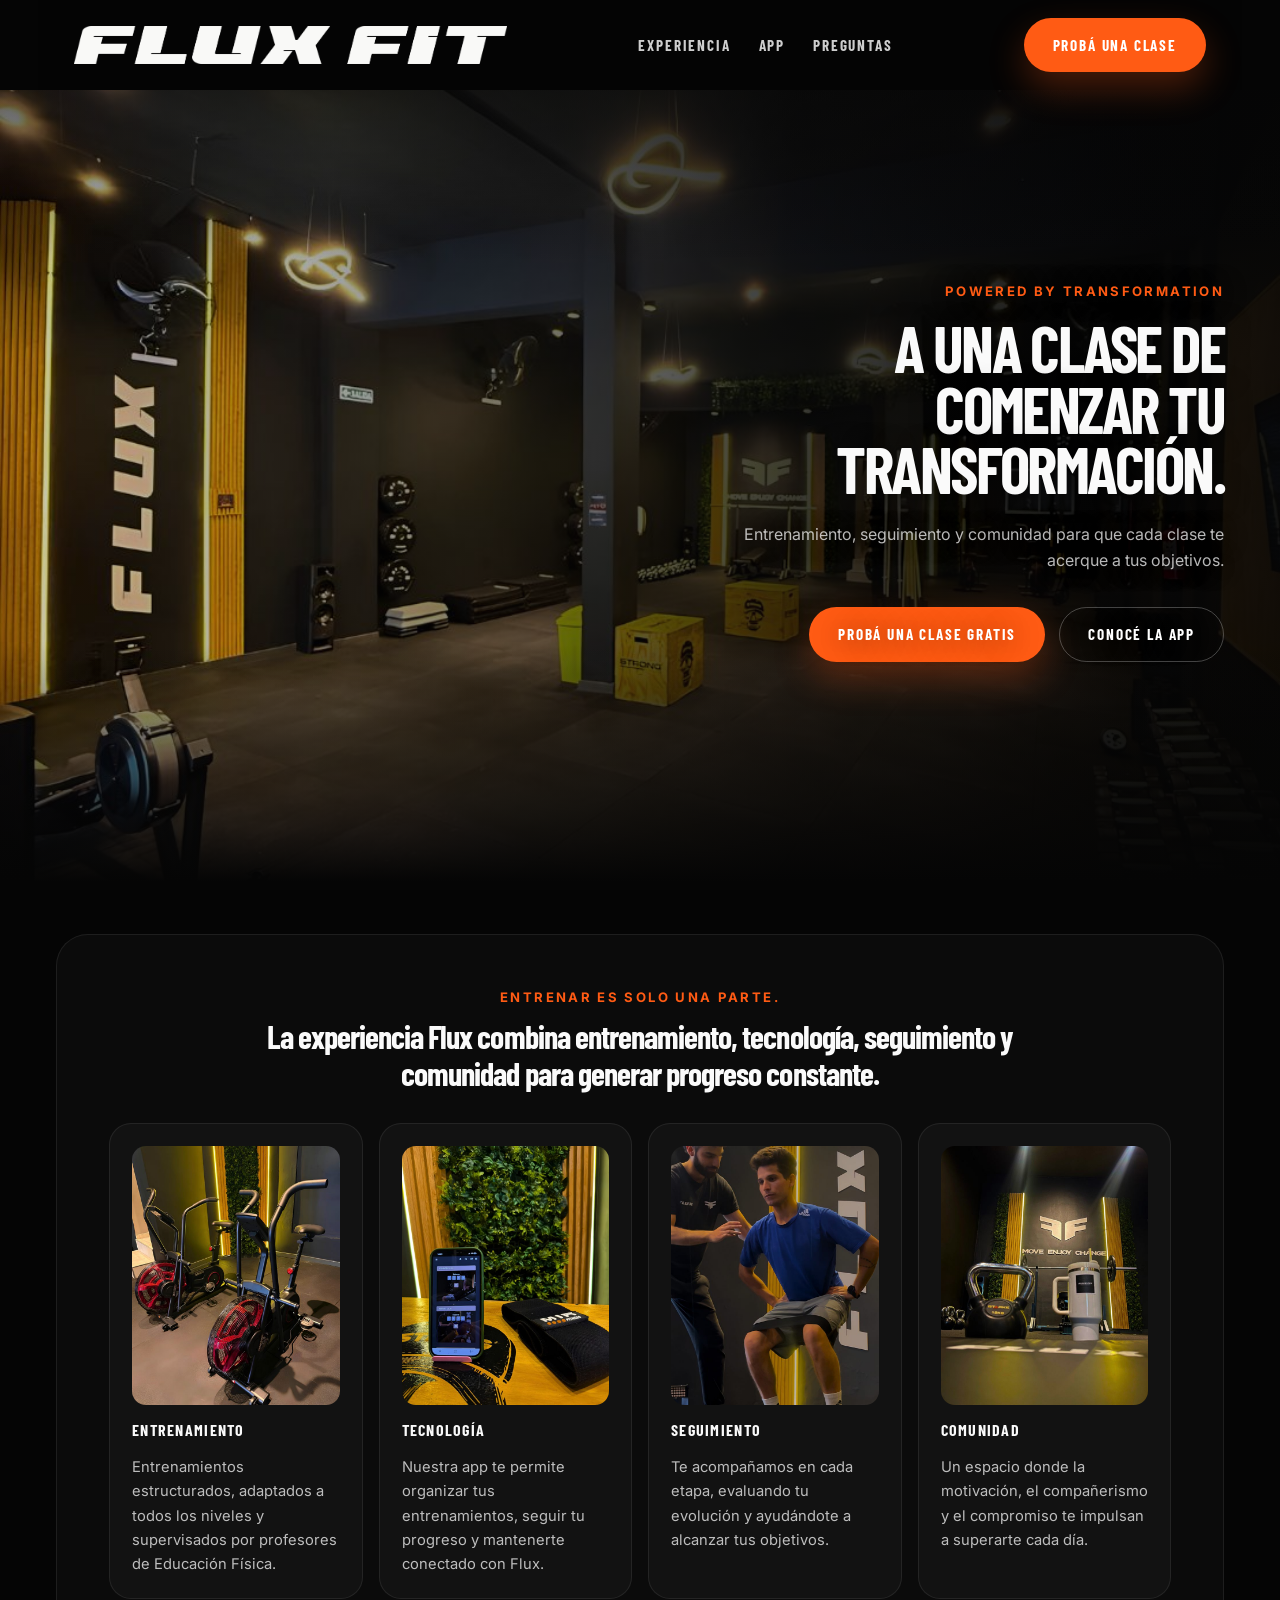
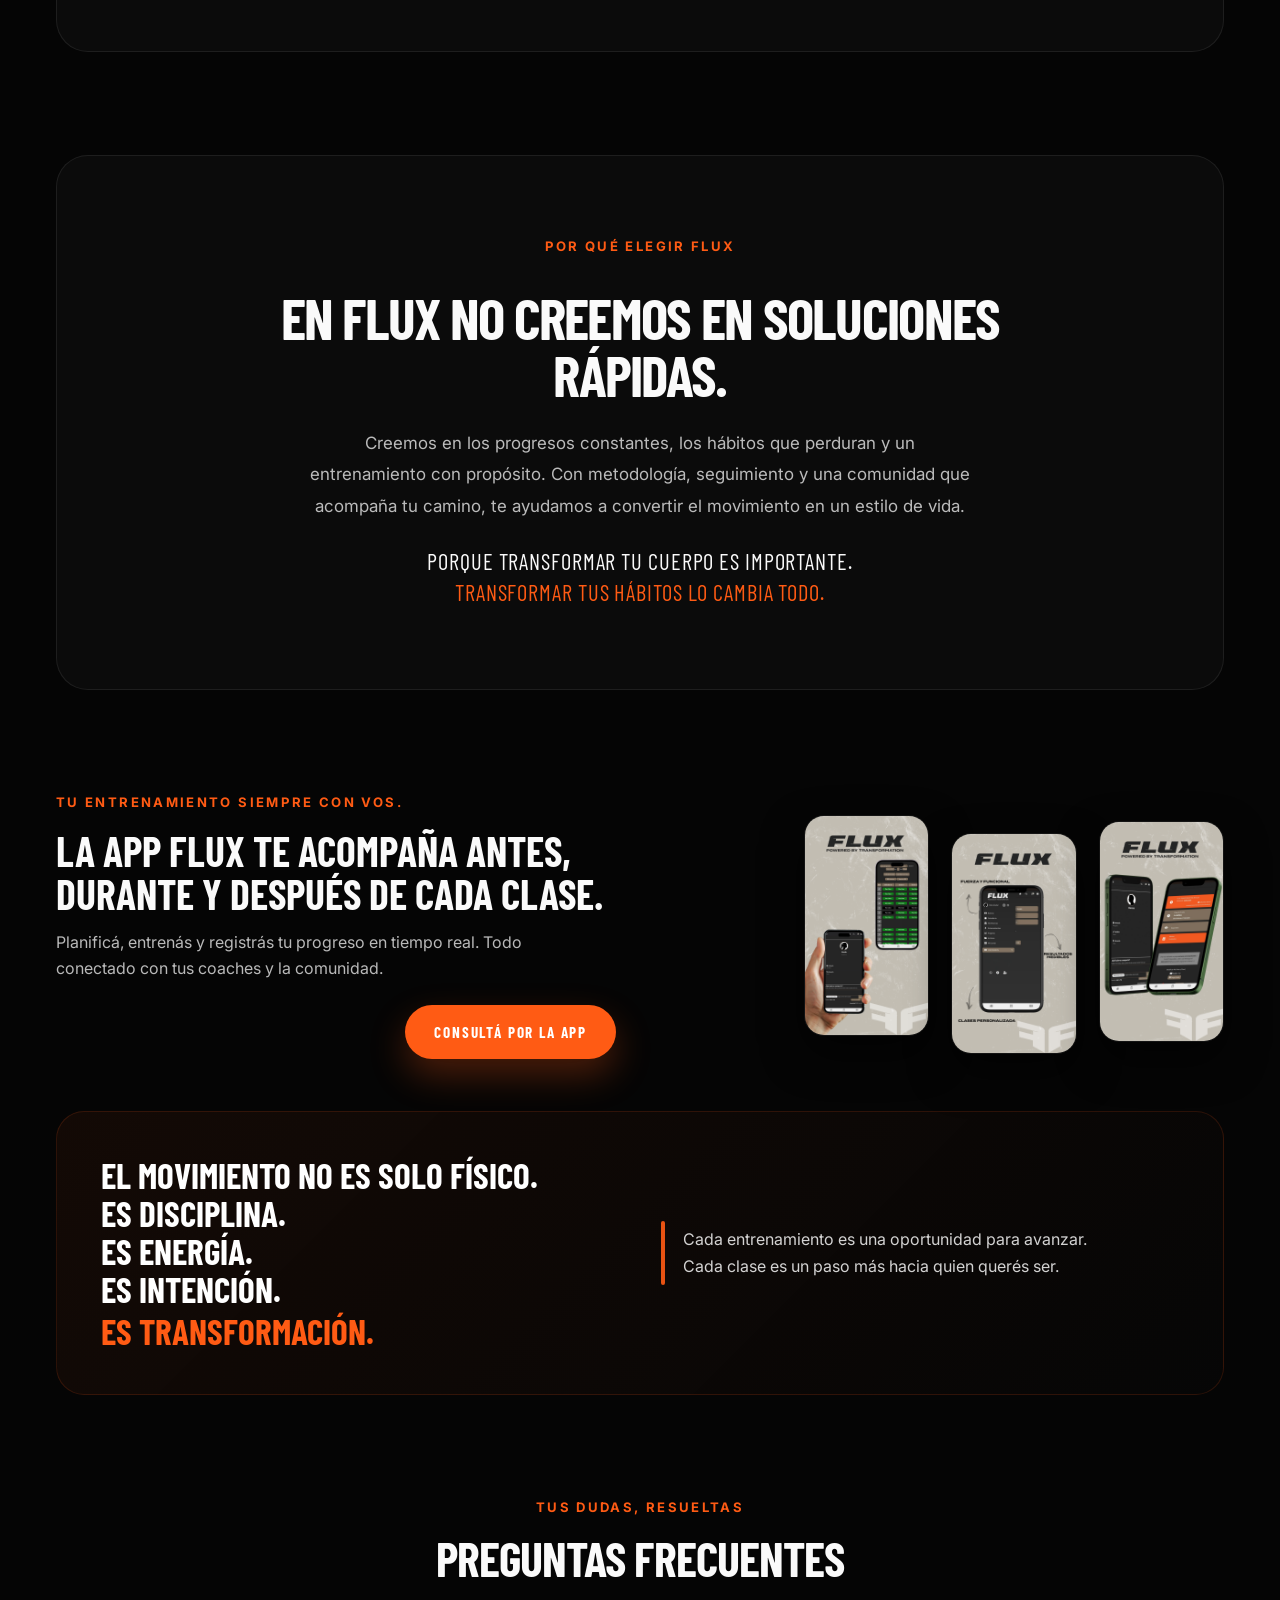
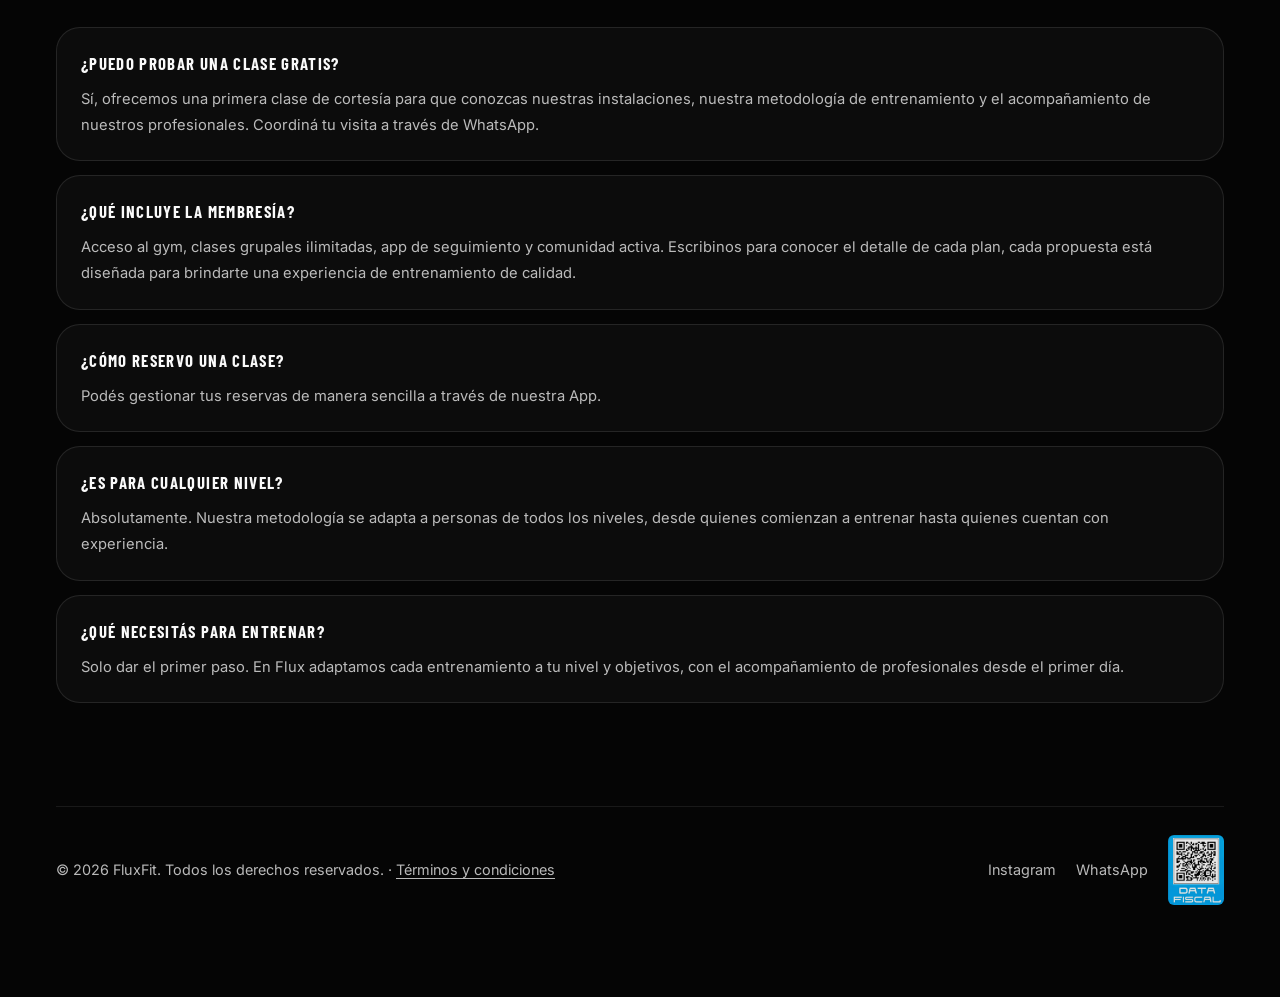
<file: index.html>
<!DOCTYPE html>
<html lang="es">
<head>
  <!-- Google tag (gtag.js) -->
  <script async src="https://www.googletagmanager.com/gtag/js?id=G-Q96D5796WY"></script>
  <script>
    window.dataLayer = window.dataLayer || [];
    function gtag(){dataLayer.push(arguments);}
    gtag('js', new Date());
    gtag('config', 'G-Q96D5796WY');
  </script>
  <meta charset="UTF-8">
  <meta name="viewport" content="width=device-width, initial-scale=1.0">
  <meta name="description" content="FluxFit – Entrenamiento grupal, tecnología y comunidad para transformar tu cuerpo. Probá tu primera clase gratis en Buenos Aires.">
  <title>FluxFit | Transformación</title>
  <link rel="icon" type="image/png" sizes="48x48" href="favicon-48.png">
  <link rel="icon" type="image/png" sizes="192x192" href="favicon-192.png">
  <link rel="icon" type="image/svg+xml" href="favicon.svg">
  <link rel="apple-touch-icon" href="apple-touch-icon.png">
  <link rel="preconnect" href="https://fonts.googleapis.com">
  <link rel="preconnect" href="https://fonts.gstatic.com" crossorigin>
  <link href="https://fonts.googleapis.com/css2?family=Barlow+Condensed:wght@600;700;800&family=Inter:wght@400;500;600;700&display=swap" rel="stylesheet">
  <style>
    :root {
      --bg: #070707;
      --surface: rgba(255,255,255,0.08);
      --text: #fafafa;
      --muted: rgba(255,255,255,0.72);
      --accent: #ff5b14;
      --accent-dark: #d9450f;
      --border: rgba(255,255,255,0.12);
      --shadow: 0 28px 80px rgba(0,0,0,0.45);
      --section-space: clamp(56px, 8vw, 110px);
      --section-space-tight: clamp(28px, 4vw, 52px);
    }

    * { box-sizing: border-box; }
    html { min-height: 100%; scroll-behavior: smooth; scroll-padding-top: 120px; background: #050505; }

    body {
      margin: 0;
      min-height: 100vh;
      font-family: 'Inter', sans-serif;
      color: var(--text);
      overflow-x: hidden;
      background: #050505;
      line-height: 1.6;
    }

    a { color: inherit; text-decoration: none; }
    img { max-width: 100%; display: block; }

    .page {
      width: min(1240px, 100%);
      margin: 0 auto;
      padding: 0 clamp(18px, 4vw, 36px) 72px;
    }

    /* ── HEADER ── */
    header {
      display: flex;
      align-items: center;
      justify-content: space-between;
      gap: 18px;
      position: sticky;
      top: 0;
      z-index: 100;
      background: rgba(5,5,5,0.9);
      backdrop-filter: blur(14px);
      margin: 0 clamp(-18px,-4vw,-36px);
      padding: 18px clamp(18px,4vw,36px);
    }

    .logo-link { display: flex; align-items: center; height: 38px; flex-shrink: 0; }
    .logo-img  { height: 38px; width: auto; display: block; }

    .nav { display: flex; gap: 28px; align-items: center; }

    .nav a {
      font-family: 'Barlow Condensed', sans-serif;
      font-size: 0.95rem;
      font-weight: 700;
      text-transform: uppercase;
      letter-spacing: 0.12em;
      color: var(--text);
      opacity: 0.82;
      transition: opacity 0.2s, color 0.2s;
      white-space: nowrap;
    }

    .nav a:hover { opacity: 1; color: var(--accent); }

    /* ── BUTTONS ── */
    .btn-primary {
      display: inline-flex;
      align-items: center;
      justify-content: center;
      padding: 14px 28px;
      border-radius: 999px;
      background: var(--accent);
      color: #fff;
      font-family: 'Barlow Condensed', sans-serif;
      font-size: 0.95rem;
      letter-spacing: 0.12em;
      text-transform: uppercase;
      font-weight: 700;
      box-shadow: 0 16px 36px rgba(255,91,20,0.28);
      border: 1px solid transparent;
      transition: transform 0.25s, background 0.25s;
      white-space: nowrap;
    }

    .btn-primary:hover { transform: translateY(-2px); background: var(--accent-dark); }

    .btn-outline {
      display: inline-flex;
      align-items: center;
      justify-content: center;
      padding: 14px 28px;
      border-radius: 999px;
      background: transparent;
      color: #fff;
      font-family: 'Barlow Condensed', sans-serif;
      font-size: 0.95rem;
      letter-spacing: 0.12em;
      text-transform: uppercase;
      font-weight: 700;
      border: 1px solid rgba(255,255,255,0.25);
      transition: transform 0.25s, border-color 0.25s, background 0.25s;
      white-space: nowrap;
    }

    .btn-outline:hover { transform: translateY(-2px); border-color: rgba(255,255,255,0.5); background: rgba(255,255,255,0.06); }

    /* ── EYEBROW ── */
    .eyebrow {
      margin: 0 0 16px;
      color: var(--accent);
      text-transform: uppercase;
      font-weight: 700;
      letter-spacing: 0.18em;
      font-size: 0.82rem;
    }

    /* ── HERO ── */
    .hero {
      --gutter: clamp(18px, 4vw, 36px);
      position: relative;
      display: flex;
      align-items: center;
      justify-content: flex-end;
      text-align: right;
      min-height: 88vh;
      margin: 0 calc(50% - 50vw) var(--section-space-tight);
      padding: 80px max(var(--gutter), calc((100vw - 1240px) / 2 + var(--gutter))) 110px;
      background:
        linear-gradient(180deg, rgba(5,5,5,0.55) 0%, rgba(5,5,5,0) 22%, rgba(5,5,5,0) 70%, #050505 100%),
        linear-gradient(270deg, rgba(5,5,5,0.94) 0%, rgba(5,5,5,0.78) 38%, rgba(5,5,5,0.35) 75%, rgba(5,5,5,0.2) 100%),
        url('img/flux.jpg') center 42% / cover no-repeat;
    }

    .hero-copy { max-width: 560px; position: relative; text-shadow: 0 2px 24px rgba(0,0,0,0.5); }

    .hero-title {
      margin: 0;
      font-family: 'Barlow Condensed', sans-serif;
      font-size: clamp(2.8rem, 5vw, 5.4rem);
      line-height: 0.95;
      letter-spacing: -0.04em;
      text-transform: uppercase;
    }

    .hero-text {
      margin: 22px 0 0;
      color: var(--muted);
      font-size: 1rem;
      max-width: 480px;
      margin-left: auto;
    }

    .hero-buttons {
      margin-top: 34px;
      display: flex;
      justify-content: flex-end;
      flex-wrap: wrap;
      gap: 14px;
    }

    /* ── FEATURES ── */
    .section-light {
      background: rgba(15,15,15,0.72);
      border-radius: 32px;
      border: 1px solid rgba(255,255,255,0.08);
      padding: clamp(28px, 5vw, 52px);
      margin-bottom: var(--section-space);
    }

    .features {
      display: grid;
      grid-template-columns: repeat(4, minmax(0, 1fr));
      gap: 16px;
      margin-top: 30px;
    }

    .feature {
      display: flex;
      flex-direction: column;
      gap: 12px;
      background: rgba(255,255,255,0.03);
      border: 1px solid rgba(255,255,255,0.08);
      border-radius: 22px;
      padding: 22px;
    }

    .feature-img {
      width: 100%;
      aspect-ratio: 4 / 5;
      height: auto;
      object-fit: cover;
      border-radius: 14px;
      display: block;
    }

    .feature-title {
      margin: 0;
      font-size: 1rem;
      text-transform: uppercase;
      font-family: 'Barlow Condensed', sans-serif;
      letter-spacing: 0.08em;
    }

    .feature-copy {
      margin: 0;
      color: var(--muted);
      font-size: 0.92rem;
      line-height: 1.65;
    }

    /* ── WHY FLUX ── */
    .why-section {
      margin-bottom: var(--section-space);
      border-radius: 32px;
      border: 1px solid rgba(255,255,255,0.08);
      background: rgba(15,15,15,0.72);
      padding: clamp(44px, 7vw, 80px) clamp(28px, 7vw, 88px);
      text-align: center;
      display: flex;
      flex-direction: column;
      align-items: center;
      gap: 24px;
    }

    .why-title {
      margin: 8px 0 0;
      font-family: 'Barlow Condensed', sans-serif;
      font-size: clamp(2.2rem, 4.5vw, 3.6rem);
      line-height: 1;
      text-transform: uppercase;
      letter-spacing: -0.03em;
      max-width: 800px;
    }

    .why-close {
      margin: 0;
      font-family: 'Barlow Condensed', sans-serif;
      font-size: clamp(1.1rem, 2vw, 1.4rem);
      text-transform: uppercase;
      letter-spacing: 0.04em;
      line-height: 1.4;
    }

    .why-close .accent { color: var(--accent); }

    .why-body {
      max-width: 660px;
      color: var(--muted);
      font-size: clamp(0.98rem, 1.6vw, 1.06rem);
      line-height: 1.85;
      margin: 0;
    }

    /* ── APP SECTION ── */
    #app {
      display: grid;
      gap: var(--section-space-tight);
      margin-bottom: var(--section-space);
    }

    .app-hero {
      display: grid;
      grid-template-columns: minmax(0, 1fr) minmax(340px, 0.92fr);
      gap: clamp(32px, 6vw, 86px);
      align-items: center;
    }

    .app-hero-copy { max-width: 560px; }

    .app-hero-title {
      margin: 8px 0 0;
      font-family: 'Barlow Condensed', sans-serif;
      font-size: clamp(1.6rem, 3.5vw, 2.6rem);
      line-height: 1.02;
      text-transform: uppercase;
    }

    .app-hero-text {
      color: var(--muted);
      margin-top: 16px;
      max-width: 480px;
    }

    .app-phones { display: flex; justify-content: flex-end; }

    .phones-grid {
      display: grid;
      grid-template-columns: repeat(3, minmax(80px, 1fr));
      gap: clamp(12px, 2vw, 22px);
      align-items: center;
      width: min(420px, 100%);
    }

    .phones-grid img {
      width: 100%;
      border-radius: 20px;
      box-shadow: 0 18px 40px rgba(0,0,0,0.6);
      border: 1px solid rgba(255,255,255,0.06);
      transition: transform 0.28s ease;
    }

    .phones-grid img:nth-child(2) { transform: translateY(18px); }
    .phones-grid img:nth-child(3) { transform: translateY(6px); }
    .phones-grid img:hover { transform: translateY(-8px) scale(1.02) !important; }

    .app-quote {
      display: grid;
      grid-template-columns: 1fr 1fr;
      gap: clamp(22px, 4vw, 42px);
      border-radius: 28px;
      padding: clamp(28px, 4vw, 44px);
      border: 1px solid rgba(255,91,20,0.15);
      background: linear-gradient(135deg, rgba(255,91,20,0.06) 0%, rgba(7,7,7,0.6) 100%);
    }

    .app-quote h3 {
      margin: 0;
      font-family: 'Barlow Condensed', sans-serif;
      font-size: clamp(1.4rem, 2.8vw, 2.2rem);
      line-height: 1.08;
      color: #fff;
    }

    .app-quote .orange { color: var(--accent); display: block; margin-top: 4px; }
    .app-quote p { margin: 0; color: var(--muted); align-self: center; }

    /* ── FAQ ── */
    .faq-section {
      margin-bottom: var(--section-space);
    }

    .section-header {
      text-align: center;
      margin-bottom: 44px;
    }

    .section-header .section-title {
      margin: 8px 0 0;
      font-family: 'Barlow Condensed', sans-serif;
      font-size: clamp(2rem, 4vw, 3rem);
      line-height: 1.02;
      text-transform: uppercase;
      letter-spacing: -0.02em;
    }

    .faq { display: grid; gap: 14px; }

    .faq-item {
      background: rgba(255,255,255,0.03);
      border: 1px solid rgba(255,255,255,0.1);
      border-radius: 24px;
      padding: 22px 24px;
    }

    .faq-question {
      margin: 0 0 10px;
      font-family: 'Barlow Condensed', sans-serif;
      font-size: 1.05rem;
      text-transform: uppercase;
      letter-spacing: 0.08em;
    }

    .faq-answer {
      margin: 0;
      color: var(--muted);
      font-size: 0.92rem;
      line-height: 1.75;
    }

    /* ── FOOTER ── */
    footer {
      display: flex;
      justify-content: space-between;
      align-items: center;
      flex-wrap: wrap;
      gap: 18px;
      padding: 28px 0 20px;
      border-top: 1px solid rgba(255,255,255,0.08);
      color: var(--muted);
      font-size: 0.9rem;
    }

    .footer-social { display: flex; gap: 20px; align-items: center; }

    .footer-social a {
      color: var(--muted);
      font-size: 0.9rem;
      transition: color 0.2s;
    }

    .footer-social a:hover { color: var(--accent); }

    .footer-fiscal img { width: 56px; height: auto; border-radius: 6px; opacity: 0.9; transition: opacity 0.2s; }
    .footer-fiscal img:hover { opacity: 1; }

    .footer-terms { text-decoration: underline; text-underline-offset: 3px; transition: color 0.2s; }
    .footer-terms:hover { color: var(--accent); }

    /* ── BANNER QUOTE ── */
    .banner-quote {
      position: relative;
      color: #fff;
      overflow: hidden;
    }

    .banner-left, .banner-right { position: relative; z-index: 2; }

    .banner-right {
      display: flex;
      align-items: center;
      justify-content: flex-start;
      gap: 18px;
    }

    .banner-right::before {
      content: '';
      width: 4px;
      min-height: 64px;
      background: var(--accent);
      border-radius: 2px;
      display: block;
      flex-shrink: 0;
      opacity: 0.9;
    }

    .banner-right p { margin: 0; color: rgba(255,255,255,0.82); line-height: 1.7; }

    /* ── RESPONSIVE ── */
    @media (max-width: 1060px) {
      .hero {
        min-height: 80vh;
        padding-top: 56px;
        align-items: flex-end;
        background:
          linear-gradient(180deg, rgba(5,5,5,0.45) 0%, rgba(5,5,5,0.55) 45%, rgba(5,5,5,0.9) 80%, #050505 100%),
          url('img/flux.jpg') center 40% / cover no-repeat;
      }
      .hero-copy { max-width: none; }
      .app-hero { grid-template-columns: 1fr; }
      .app-hero-copy { max-width: none; }
      .app-phones { justify-content: flex-start; margin-top: 8px; }
      .phones-grid { width: min(480px, 100%); }
      .app-quote { grid-template-columns: 1fr; }
      .banner-right { justify-content: flex-start; }
    }

    @media (max-width: 760px) {
      header { flex-wrap: nowrap; gap: 14px; }
      header .btn-primary { display: none; }

      .nav {
        gap: 16px;
        overflow-x: auto;
        -webkit-overflow-scrolling: touch;
        scrollbar-width: none;
      }
      .nav::-webkit-scrollbar { display: none; }
      .nav a { font-size: 0.85rem; }

      .hero { padding-top: 40px; padding-bottom: 56px; }
      .hero-title { font-size: clamp(2.6rem, 9vw, 3.8rem); }
      .hero-buttons { flex-direction: column; align-items: flex-start; }
      .hero-buttons .btn-primary,
      .hero-buttons .btn-outline { width: 100%; justify-content: center; }

      .features { grid-template-columns: 1fr 1fr; gap: 12px; }
      .section-light { border-radius: 22px; }

      .why-section { border-radius: 22px; padding: clamp(32px, 6vw, 52px) clamp(20px, 5vw, 36px); }

      .phones-grid { grid-template-columns: repeat(3, 1fr); width: 100%; }
      .phones-grid img:nth-child(2),
      .phones-grid img:nth-child(3) { transform: translateY(0); }

      .app-quote { border-radius: 22px; }
      .banner-right::before { display: none; }

      .faq-section { margin-bottom: 56px; }

      footer { flex-direction: column; align-items: flex-start; gap: 14px; }
      .page { padding-bottom: 40px; }
    }

    @media (max-width: 420px) {
      .features { grid-template-columns: 1fr; }
    }
  </style>
</head>
<body>
  <div class="page">

    <header>
      <a href="#hero" class="logo-link">
        <img src="FluxFit_logo.png" alt="FluxFit logo" class="logo-img">
      </a>
      <nav class="nav">
        <a href="#hero">Experiencia</a>
        <a href="#app">App</a>
        <a href="#faq">Preguntas</a>
      </nav>
      <a class="btn-primary" href="https://wa.me/5491136727717?text=Hola%2C%20vi%20la%20web%20de%20FluxFit%20y%20me%20gustar%C3%ADa%20reservar%20mi%20primera%20clase%20de%20prueba.%20%C2%BFMe%20pod%C3%A9s%20indicar%20horarios%20disponibles%3F%20%C2%A1Gracias%21" target="_blank" rel="noreferrer">Probá una clase</a>
    </header>

    <!-- 1. HERO -->
    <section class="hero" id="hero">
      <div class="hero-copy">
        <p class="eyebrow">Powered by transformation</p>
        <h1 class="hero-title">A una clase de comenzar tu transformación.</h1>
        <p class="hero-text">Entrenamiento, seguimiento y comunidad para que cada clase te acerque a tus objetivos.</p>
        <div class="hero-buttons">
          <a class="btn-primary" href="https://wa.me/5491136727717?text=Hola%2C%20vi%20la%20web%20de%20FluxFit%20y%20me%20gustar%C3%ADa%20reservar%20mi%20primera%20clase%20de%20prueba.%20%C2%BFMe%20pod%C3%A9s%20indicar%20horarios%20disponibles%3F%20%C2%A1Gracias%21" target="_blank" rel="noreferrer">Probá una clase gratis</a>
          <a class="btn-outline" href="#app">Conocé la app</a>
        </div>
      </div>
    </section>

    <!-- 2. EXPERIENCIA FLUX -->
    <section class="section-light">
      <div style="max-width:820px; margin:0 auto; text-align:center;">
        <p class="eyebrow" style="margin-bottom:10px;">Entrenar es solo una parte.</p>
        <h2 style="margin:0; font-size:clamp(1.5rem,3vw,2rem); font-family:'Barlow Condensed',sans-serif; letter-spacing:-0.03em; line-height:1.18;">La experiencia Flux combina entrenamiento, tecnología, seguimiento y comunidad para generar progreso constante.</h2>
      </div>
      <div class="features">
        <article class="feature">
          <img class="feature-img" src="img/entrenamiento.jpg" alt="Entrenamiento">
          <h3 class="feature-title">Entrenamiento</h3>
          <p class="feature-copy">Entrenamientos estructurados, adaptados a todos los niveles y supervisados por profesores de Educación Física.</p>
        </article>
        <article class="feature">
          <img class="feature-img" src="img/tecnologia.jpg" alt="Tecnología">
          <h3 class="feature-title">Tecnología</h3>
          <p class="feature-copy">Nuestra app te permite organizar tus entrenamientos, seguir tu progreso y mantenerte conectado con Flux.</p>
        </article>
        <article class="feature">
          <img class="feature-img" src="img/seguimiento.jpg" alt="Seguimiento">
          <h3 class="feature-title">Seguimiento</h3>
          <p class="feature-copy">Te acompañamos en cada etapa, evaluando tu evolución y ayudándote a alcanzar tus objetivos.</p>
        </article>
        <article class="feature">
          <img class="feature-img" src="img/comunidad.jpg" alt="Comunidad">
          <h3 class="feature-title">Comunidad</h3>
          <p class="feature-copy">Un espacio donde la motivación, el compañerismo y el compromiso te impulsan a superarte cada día.</p>
        </article>
      </div>
    </section>

    <!-- 3. POR QUÉ ELEGIR FLUX -->
    <section class="why-section">
      <p class="eyebrow" style="margin:0;">Por qué elegir Flux</p>
      <h2 class="why-title">En Flux no creemos en soluciones rápidas.</h2>
      <p class="why-body">Creemos en los progresos constantes, los hábitos que perduran y un entrenamiento con propósito. Con metodología, seguimiento y una comunidad que acompaña tu camino, te ayudamos a convertir el movimiento en un estilo de vida.</p>
      <p class="why-close">Porque transformar tu cuerpo es importante.<br><span class="accent">Transformar tus hábitos lo cambia todo.</span></p>
    </section>

    <!-- 4. APP -->
    <section id="app">
      <div class="app-hero">
        <div class="app-hero-copy">
          <p class="eyebrow">Tu entrenamiento siempre con vos.</p>
          <h2 class="app-hero-title">La App Flux te acompaña antes, durante y después de cada clase.</h2>
          <p class="app-hero-text">Planificá, entrenás y registrás tu progreso en tiempo real. Todo conectado con tus coaches y la comunidad.</p>
          <div class="hero-buttons" style="margin-top:24px;">
            <a class="btn-primary" href="https://wa.me/5491136727717?text=Hola%2C%20vi%20la%20web%20de%20FluxFit%20y%20me%20gustar%C3%ADa%20reservar%20mi%20primera%20clase%20de%20prueba.%20%C2%BFMe%20pod%C3%A9s%20indicar%20horarios%20disponibles%3F%20%C2%A1Gracias%21" target="_blank" rel="noreferrer">Consultá por la app</a>
          </div>
        </div>
        <div class="app-phones">
          <div class="phones-grid">
            <img src="img/APP%20CALENDARIO.png" alt="App FluxFit calendario">
            <img src="img/APP%20INICIO.png" alt="App FluxFit inicio">
            <img src="img/APP%20PERFIL.png" alt="App FluxFit perfil">
          </div>
        </div>
      </div>

      <div class="app-quote banner-quote">
        <div class="banner-left">
          <h3>EL MOVIMIENTO NO ES SOLO FÍSICO.<br>ES DISCIPLINA.<br>ES ENERGÍA.<br>ES INTENCIÓN.<br><span class="orange">ES TRANSFORMACIÓN.</span></h3>
        </div>
        <div class="banner-right">
          <p>Cada entrenamiento es una oportunidad para avanzar.<br>Cada clase es un paso más hacia quien querés ser.</p>
        </div>
      </div>
    </section>

    <!-- 5. FAQ -->
    <section class="faq-section" id="faq">
      <div class="section-header">
        <p class="eyebrow">Tus dudas, resueltas</p>
        <h2 class="section-title">Preguntas frecuentes</h2>
      </div>
      <div class="faq">
        <article class="faq-item">
          <h3 class="faq-question">¿Puedo probar una clase gratis?</h3>
          <p class="faq-answer">Sí, ofrecemos una primera clase de cortesía para que conozcas nuestras instalaciones, nuestra metodología de entrenamiento y el acompañamiento de nuestros profesionales. Coordiná tu visita a través de WhatsApp.</p>
        </article>
        <article class="faq-item">
          <h3 class="faq-question">¿Qué incluye la membresía?</h3>
          <p class="faq-answer">Acceso al gym, clases grupales ilimitadas, app de seguimiento y comunidad activa. Escribinos para conocer el detalle de cada plan, cada propuesta está diseñada para brindarte una experiencia de entrenamiento de calidad.</p>
        </article>
        <article class="faq-item">
          <h3 class="faq-question">¿Cómo reservo una clase?</h3>
          <p class="faq-answer">Podés gestionar tus reservas de manera sencilla a través de nuestra App.</p>
        </article>
        <article class="faq-item">
          <h3 class="faq-question">¿Es para cualquier nivel?</h3>
          <p class="faq-answer">Absolutamente. Nuestra metodología se adapta a personas de todos los niveles, desde quienes comienzan a entrenar hasta quienes cuentan con experiencia.</p>
        </article>
        <article class="faq-item">
          <h3 class="faq-question">¿Qué necesitás para entrenar?</h3>
          <p class="faq-answer">Solo dar el primer paso. En Flux adaptamos cada entrenamiento a tu nivel y objetivos, con el acompañamiento de profesionales desde el primer día.</p>
        </article>
      </div>
    </section>

    <footer>
      <div>© 2026 FluxFit. Todos los derechos reservados. · <a class="footer-terms" href="terminos.html" target="_blank" rel="noopener">Términos y condiciones</a></div>
      <div class="footer-social">
        <a href="https://www.instagram.com/somosfluxfit/" target="_blank" rel="noreferrer">Instagram</a>
        <a href="https://wa.me/5491136727717?text=Hola%2C%20vi%20la%20web%20de%20FluxFit%20y%20me%20gustar%C3%ADa%20reservar%20mi%20primera%20clase%20de%20prueba.%20%C2%BFMe%20pod%C3%A9s%20indicar%20horarios%20disponibles%3F%20%C2%A1Gracias%21" target="_blank" rel="noreferrer">WhatsApp</a>
        <a class="footer-fiscal" href="img/data-fiscal.png" target="_blank" rel="noopener" title="Data fiscal"><img src="img/data-fiscal.png" alt="QR Data fiscal"></a>
      </div>
    </footer>

  </div>
  <script>
    // Cuenta cada clic a WhatsApp como consulta (generate_lead)
    document.addEventListener('click', function (e) {
      var link = e.target.closest('a[href*="wa.me"]');
      if (!link) return;
      gtag('event', 'generate_lead', {
        method: 'whatsapp',
        link_text: link.textContent.trim()
      });
    });
  </script>
</body>
</html>
</file>
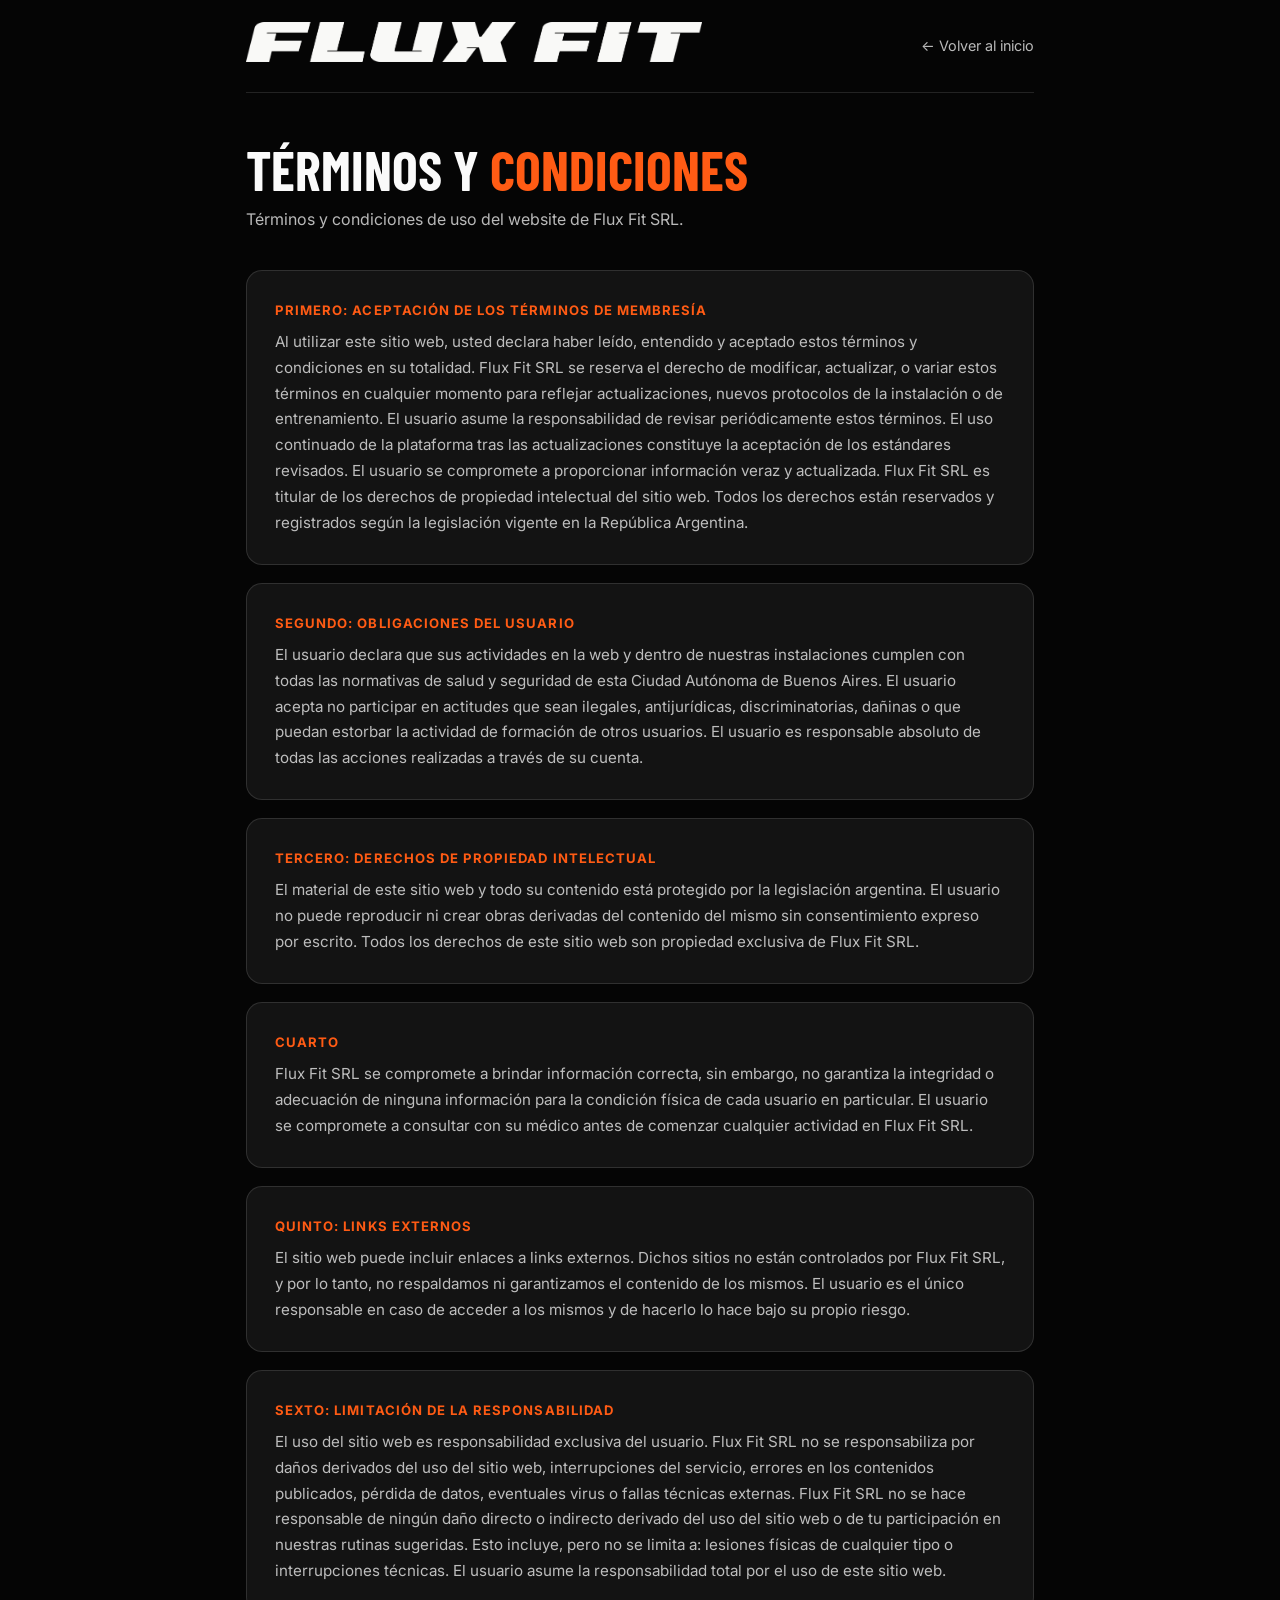
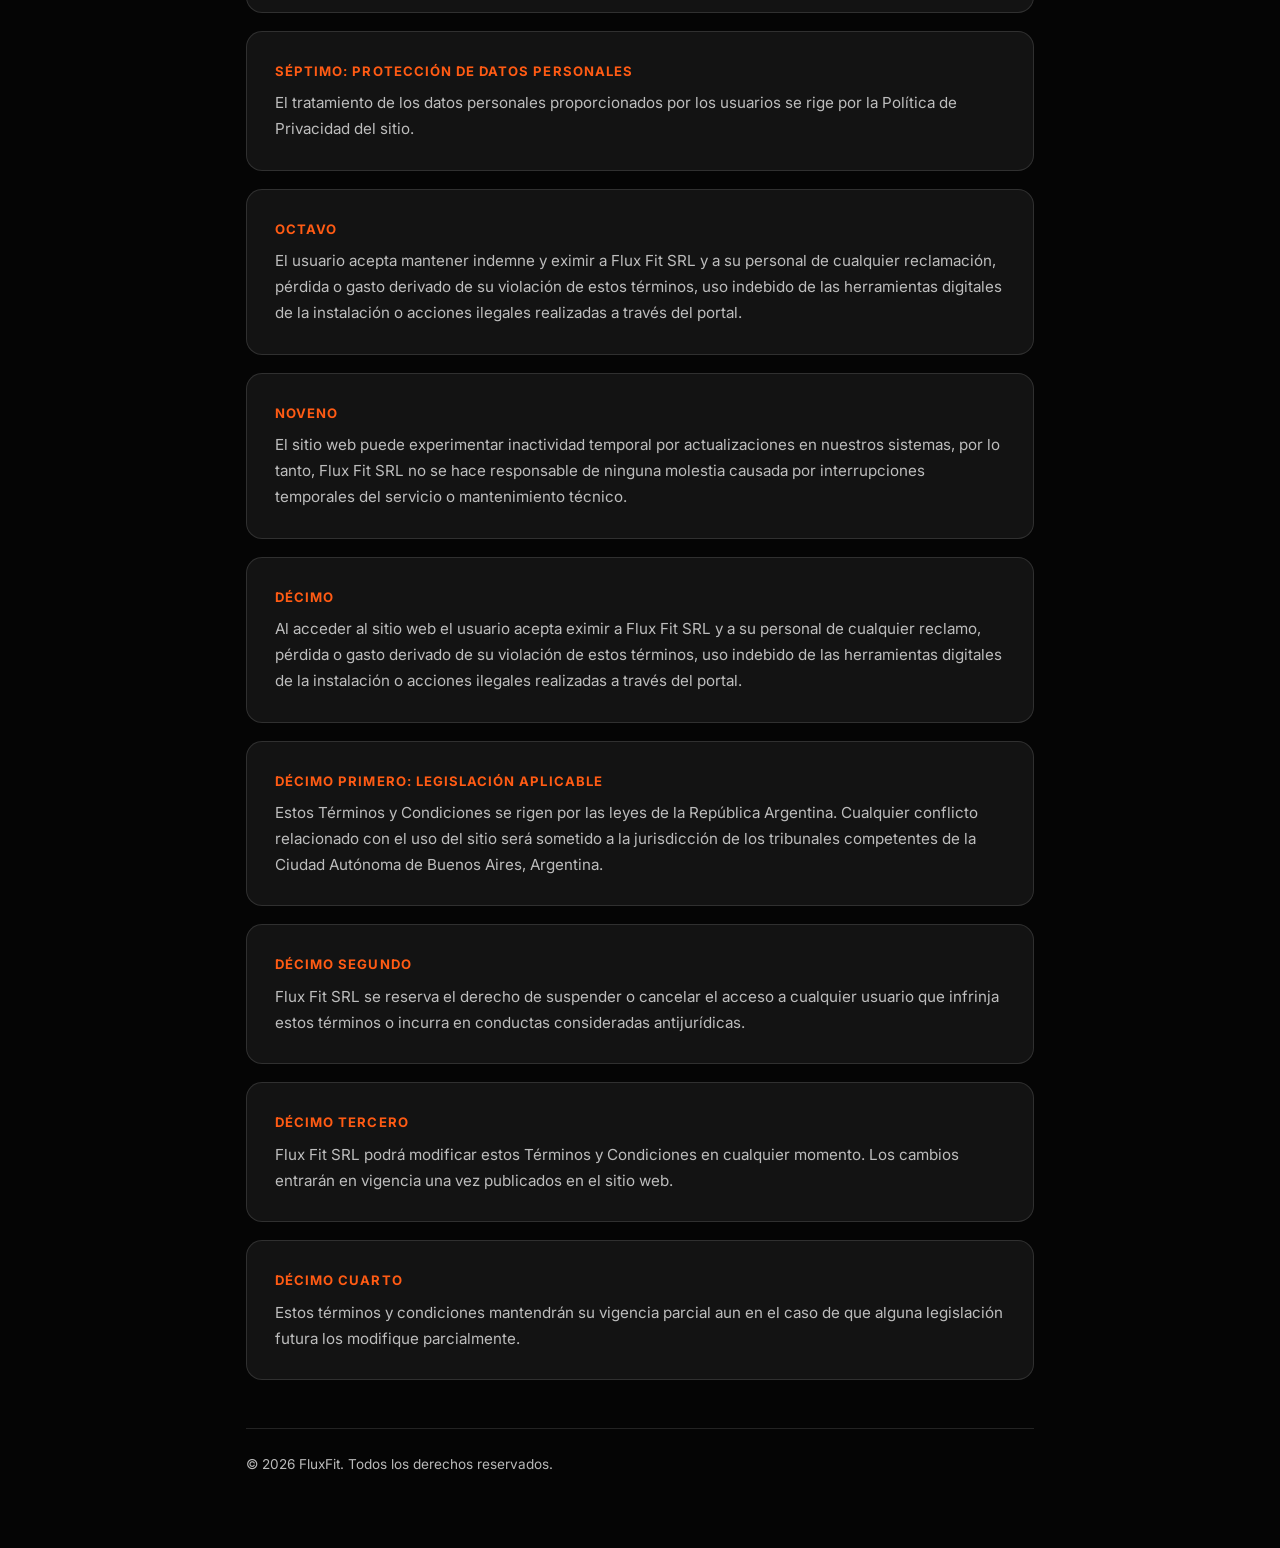
<file: terminos.html>
<!DOCTYPE html>
<html lang="es">
<head>
  <!-- Google tag (gtag.js) -->
  <script async src="https://www.googletagmanager.com/gtag/js?id=G-Q96D5796WY"></script>
  <script>
    window.dataLayer = window.dataLayer || [];
    function gtag(){dataLayer.push(arguments);}
    gtag('js', new Date());
    gtag('config', 'G-Q96D5796WY');
  </script>
  <meta charset="UTF-8">
  <meta name="viewport" content="width=device-width, initial-scale=1.0">
  <title>FluxFit | Términos y condiciones</title>
  <link rel="icon" type="image/png" sizes="48x48" href="favicon-48.png">
  <link rel="icon" type="image/png" sizes="192x192" href="favicon-192.png">
  <link rel="icon" type="image/svg+xml" href="favicon.svg">
  <link rel="apple-touch-icon" href="apple-touch-icon.png">
  <link rel="preconnect" href="https://fonts.googleapis.com">
  <link rel="preconnect" href="https://fonts.gstatic.com" crossorigin>
  <link href="https://fonts.googleapis.com/css2?family=Barlow+Condensed:wght@600;700;800&family=Inter:wght@400;500;600;700&display=swap" rel="stylesheet">
  <style>
    :root { --text:#fafafa; --muted:rgba(255,255,255,0.72); --accent:#ff5b14; --surface:rgba(255,255,255,0.06); --border:rgba(255,255,255,0.12); }
    * { box-sizing: border-box; }
    body { margin:0; background:#050505; color:var(--text); font-family:'Inter',sans-serif; line-height:1.7; }
    a { color:inherit; text-decoration:none; }
    .wrap { width:min(860px,100%); margin:0 auto; padding:0 clamp(18px,4vw,36px) 72px; }
    header { display:flex; align-items:center; justify-content:space-between; gap:16px; padding:22px 0; border-bottom:1px solid var(--border); }
    header img { height:40px; width:auto; }
    .back { color:var(--muted); font-size:0.9rem; transition:color .2s; }
    .back:hover { color:var(--accent); }
    h1 { font-family:'Barlow Condensed',sans-serif; text-transform:uppercase; font-size:clamp(2rem,6vw,3.4rem); line-height:1.05; margin:48px 0 8px; }
    h1 span { color:var(--accent); }
    .sub { color:var(--muted); margin:0 0 36px; }
    .terms-list { list-style:none; margin:0; padding:0; display:grid; gap:18px; }
    .terms-list li { background:var(--surface); border:1px solid var(--border); border-radius:16px; padding:clamp(18px,3vw,28px); }
    .terms-list h3 { margin:0 0 8px; font-size:0.82rem; letter-spacing:0.08em; text-transform:uppercase; color:var(--accent); }
    .terms-list p { margin:0; color:var(--muted); font-size:0.95rem; }
    footer { margin-top:48px; padding-top:24px; border-top:1px solid var(--border); color:var(--muted); font-size:0.85rem; }
  </style>
</head>
<body>
  <div class="wrap">
    <header>
      <a href="index.html"><img src="FluxFit_logo.png" alt="FluxFit"></a>
      <a class="back" href="index.html">← Volver al inicio</a>
    </header>
    <h1>Términos y <span>condiciones</span></h1>
    <p class="sub">Términos y condiciones de uso del website de Flux Fit SRL.</p>
    <ol class="terms-list">
          <li><h3>Primero: Aceptación de los términos de membresía</h3><p>Al utilizar este sitio web, usted declara haber leído, entendido y aceptado estos términos y condiciones en su totalidad. Flux Fit SRL se reserva el derecho de modificar, actualizar, o variar estos términos en cualquier momento para reflejar actualizaciones, nuevos protocolos de la instalación o de entrenamiento. El usuario asume la responsabilidad de revisar periódicamente estos términos. El uso continuado de la plataforma tras las actualizaciones constituye la aceptación de los estándares revisados. El usuario se compromete a proporcionar información veraz y actualizada. Flux Fit SRL es titular de los derechos de propiedad intelectual del sitio web. Todos los derechos están reservados y registrados según la legislación vigente en la República Argentina.</p></li>
          <li><h3>Segundo: Obligaciones del usuario</h3><p>El usuario declara que sus actividades en la web y dentro de nuestras instalaciones cumplen con todas las normativas de salud y seguridad de esta Ciudad Autónoma de Buenos Aires. El usuario acepta no participar en actitudes que sean ilegales, antijurídicas, discriminatorias, dañinas o que puedan estorbar la actividad de formación de otros usuarios. El usuario es responsable absoluto de todas las acciones realizadas a través de su cuenta.</p></li>
          <li><h3>Tercero: Derechos de Propiedad Intelectual</h3><p>El material de este sitio web y todo su contenido está protegido por la legislación argentina. El usuario no puede reproducir ni crear obras derivadas del contenido del mismo sin consentimiento expreso por escrito. Todos los derechos de este sitio web son propiedad exclusiva de Flux Fit SRL.</p></li>
          <li><h3>Cuarto</h3><p>Flux Fit SRL se compromete a brindar información correcta, sin embargo, no garantiza la integridad o adecuación de ninguna información para la condición física de cada usuario en particular. El usuario se compromete a consultar con su médico antes de comenzar cualquier actividad en Flux Fit SRL.</p></li>
          <li><h3>Quinto: Links externos</h3><p>El sitio web puede incluir enlaces a links externos. Dichos sitios no están controlados por Flux Fit SRL, y por lo tanto, no respaldamos ni garantizamos el contenido de los mismos. El usuario es el único responsable en caso de acceder a los mismos y de hacerlo lo hace bajo su propio riesgo.</p></li>
          <li><h3>Sexto: Limitación de la responsabilidad</h3><p>El uso del sitio web es responsabilidad exclusiva del usuario. Flux Fit SRL no se responsabiliza por daños derivados del uso del sitio web, interrupciones del servicio, errores en los contenidos publicados, pérdida de datos, eventuales virus o fallas técnicas externas. Flux Fit SRL no se hace responsable de ningún daño directo o indirecto derivado del uso del sitio web o de tu participación en nuestras rutinas sugeridas. Esto incluye, pero no se limita a: lesiones físicas de cualquier tipo o interrupciones técnicas. El usuario asume la responsabilidad total por el uso de este sitio web.</p></li>
          <li><h3>Séptimo: Protección de datos personales</h3><p>El tratamiento de los datos personales proporcionados por los usuarios se rige por la Política de Privacidad del sitio.</p></li>
          <li><h3>Octavo</h3><p>El usuario acepta mantener indemne y eximir a Flux Fit SRL y a su personal de cualquier reclamación, pérdida o gasto derivado de su violación de estos términos, uso indebido de las herramientas digitales de la instalación o acciones ilegales realizadas a través del portal.</p></li>
          <li><h3>Noveno</h3><p>El sitio web puede experimentar inactividad temporal por actualizaciones en nuestros sistemas, por lo tanto, Flux Fit SRL no se hace responsable de ninguna molestia causada por interrupciones temporales del servicio o mantenimiento técnico.</p></li>
          <li><h3>Décimo</h3><p>Al acceder al sitio web el usuario acepta eximir a Flux Fit SRL y a su personal de cualquier reclamo, pérdida o gasto derivado de su violación de estos términos, uso indebido de las herramientas digitales de la instalación o acciones ilegales realizadas a través del portal.</p></li>
          <li><h3>Décimo primero: Legislación aplicable</h3><p>Estos Términos y Condiciones se rigen por las leyes de la República Argentina. Cualquier conflicto relacionado con el uso del sitio será sometido a la jurisdicción de los tribunales competentes de la Ciudad Autónoma de Buenos Aires, Argentina.</p></li>
          <li><h3>Décimo segundo</h3><p>Flux Fit SRL se reserva el derecho de suspender o cancelar el acceso a cualquier usuario que infrinja estos términos o incurra en conductas consideradas antijurídicas.</p></li>
          <li><h3>Décimo tercero</h3><p>Flux Fit SRL podrá modificar estos Términos y Condiciones en cualquier momento. Los cambios entrarán en vigencia una vez publicados en el sitio web.</p></li>
          <li><h3>Décimo cuarto</h3><p>Estos términos y condiciones mantendrán su vigencia parcial aun en el caso de que alguna legislación futura los modifique parcialmente.</p></li>
        </ol>
    <footer>© 2026 FluxFit. Todos los derechos reservados.</footer>
  </div>
</body>
</html>
</file>
